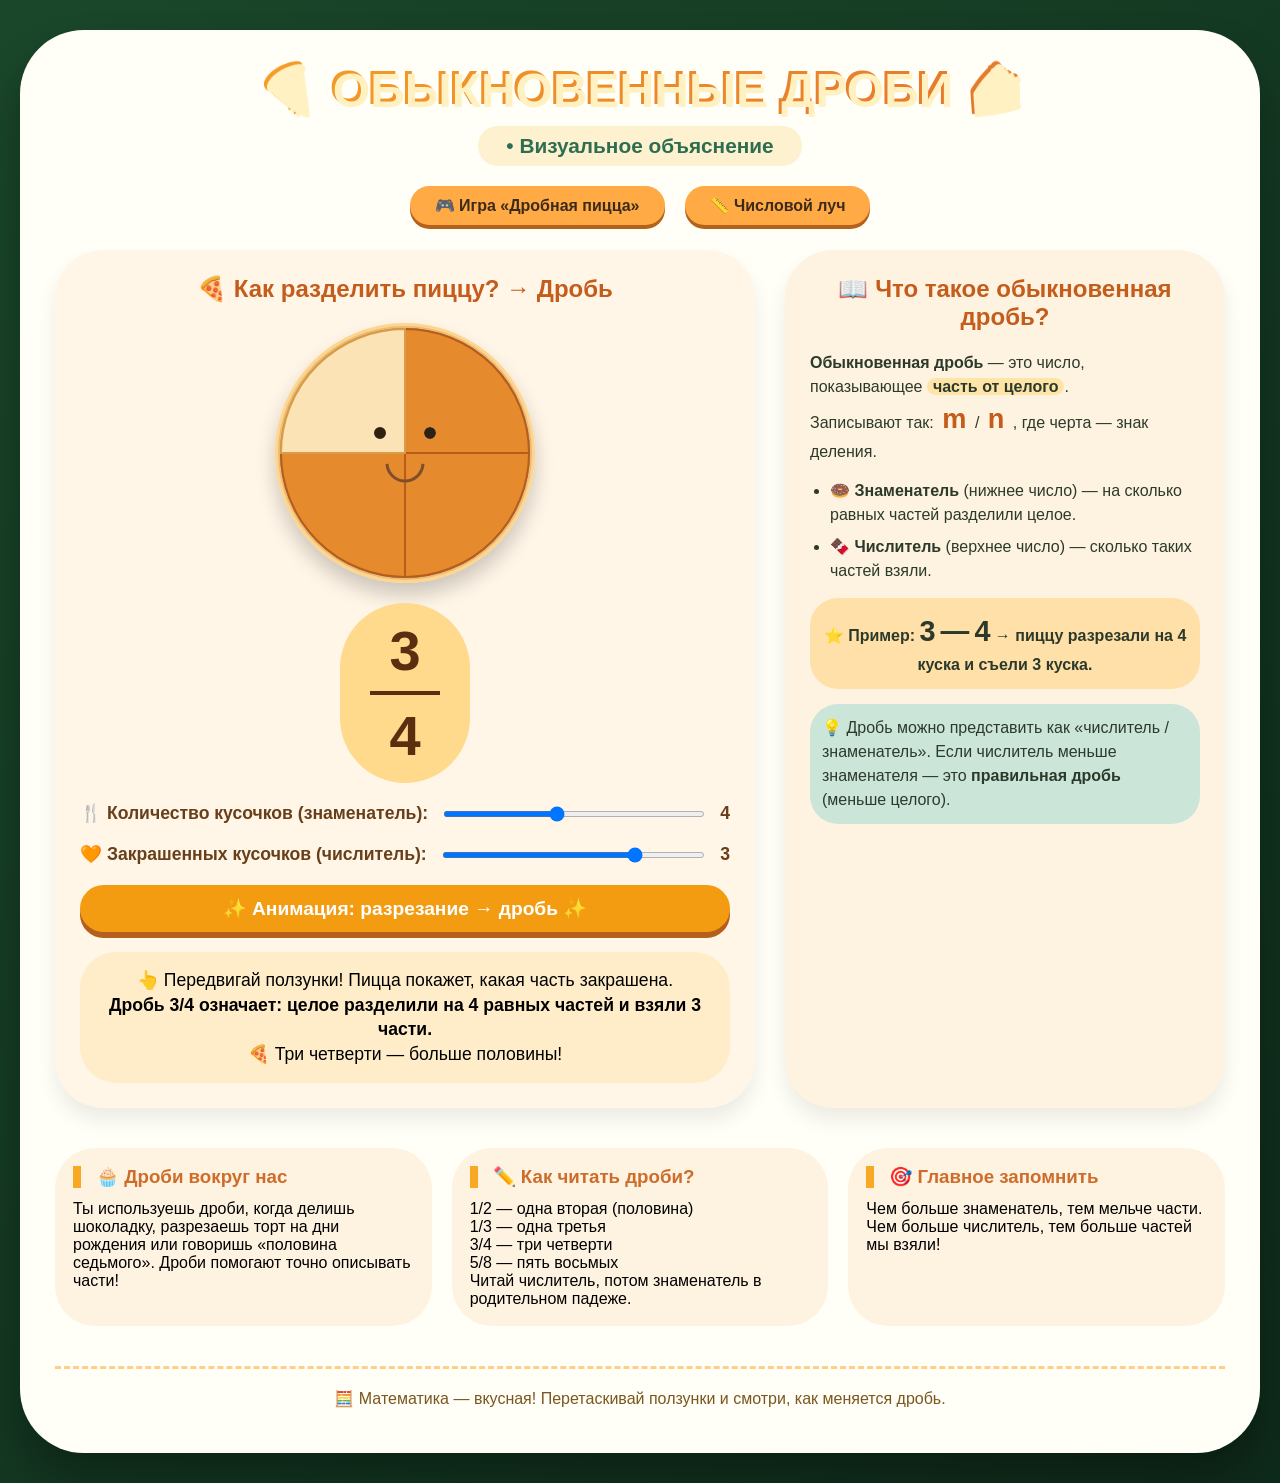
<file: fraction-explanation/index.html>
<!DOCTYPE html>
<html lang="ru">
<head>
    <meta charset="UTF-8">
    <meta name="viewport" content="width=device-width, initial-scale=1.0, user-scalable=yes">
    <title>Обыкновенные дроби — визуальное объяснение</title>
    <link rel="stylesheet" href="explain-style.css">
</head>
<body>
    <div class="explanation-container">
        <!-- шапка -->
        <div class="hero">
            <h1>🍕 ОБЫКНОВЕННЫЕ ДРОБИ 🍰</h1>
            <p>• Визуальное объяснение</p>
        </div>

        <!-- КНОПКИ ПЕРЕХОДА НА ДРУГИЕ САЙТЫ -->
        <div class="nav-links">
            <a href="../fraction-game/index.html" class="nav-btn">🎮 Игра «Дробная пицца»</a>
            <a href="../fraction-ray/index.html" class="nav-btn">📏 Числовой луч</a>
        </div>

        <!-- основное визуальное пояснение + анимация -->
        <div class="visual-lesson">
            <div class="pizza-animation-area">
                <div class="pizza-card">
                    <h2>🍕 Как разделить пиццу? → Дробь</h2>
                    <div class="pizza-stage">
                        <canvas id="pizzaCanvasExplain" width="260" height="260" style="width:260px; height:260px;"></canvas>
                        <div class="fraction-display" id="fractionDisplay">
                            <span class="fraction-big">
                                <span id="animNumerator">3</span>
                                <span class="fraction-line"></span>
                                <span id="animDenominator">4</span>
                            </span>
                        </div>
                    </div>
                    <div class="pizza-controls">
                        <label>🍴 Количество кусочков (знаменатель):
                            <input type="range" id="denSlider" min="1" max="8" value="4" step="1">
                            <span id="denValue">4</span>
                        </label>
                        <label>🧡 Закрашенных кусочков (числитель):
                            <input type="range" id="numSlider" min="0" max="8" value="3" step="1">
                            <span id="numValue">3</span>
                        </label>
                        <button id="animateBtn" class="animate-btn">✨ Анимация: разрезание → дробь ✨</button>
                    </div>
                    <div class="explain-text" id="liveExplain">
                        👆 Передвигай ползунки! Пицца покажет, какая часть закрашена.<br>
                        <strong>Дробь <span id="dynamicFraction">3/4</span> означает: целое разделили на 4 равные части и взяли 3 части.</strong>
                    </div>
                </div>

                <div class="theory-card">
                    <h2>📖 Что такое обыкновенная дробь?</h2>
                    <div class="theory-content">
                        <p><strong>Обыкновенная дробь</strong> — это число, показывающее <span class="highlight">часть от целого</span>.</p>
                        <p>Записывают так: <span class="fraction-example">m</span> / <span class="fraction-example">n</span> , где черта — знак деления.</p>
                        <ul class="theory-list">
                            <li>🍩 <strong>Знаменатель</strong> (нижнее число) — на сколько равных частей разделили целое.</li>
                            <li>🍫 <strong>Числитель</strong> (верхнее число) — сколько таких частей взяли.</li>
                        </ul>
                        <div class="example-box">
                            ⭐ Пример: <span class="big-fraction">3</span><span class="fraction-line-inline">—</span><span class="big-fraction">4</span>  → пиццу разрезали на 4 куска и съели 3 куска.
                        </div>
                        <div class="tip">
                            💡 Дробь можно представить как «числитель / знаменатель». Если числитель меньше знаменателя — это <strong>правильная дробь</strong> (меньше целого).
                        </div>
                    </div>
                </div>
            </div>
        </div>

        <!-- дополнительный текстовый материал -->
        <div class="extra-materials">
            <div class="material-block">
                <h3>🧁 Дроби вокруг нас</h3>
                <p>Ты используешь дроби, когда делишь шоколадку, разрезаешь торт на дни рождения или говоришь «половина седьмого». Дроби помогают точно описывать части!</p>
            </div>
            <div class="material-block">
                <h3>✏️ Как читать дроби?</h3>
                <p>1/2 — одна вторая (половина)<br>1/3 — одна третья<br>3/4 — три четверти<br>5/8 — пять восьмых<br>Читай числитель, потом знаменатель в родительном падеже.</p>
            </div>
            <div class="material-block">
                <h3>🎯 Главное запомнить</h3>
                <p>Чем больше знаменатель, тем мельче части. Чем больше числитель, тем больше частей мы взяли!</p>
            </div>
        </div>

        <footer class="explain-footer">
            🧮 Математика — вкусная! Перетаскивай ползунки и смотри, как меняется дробь.
        </footer>
    </div>

    <script src="explain-script.js"></script>
</body>
</html>
</file>
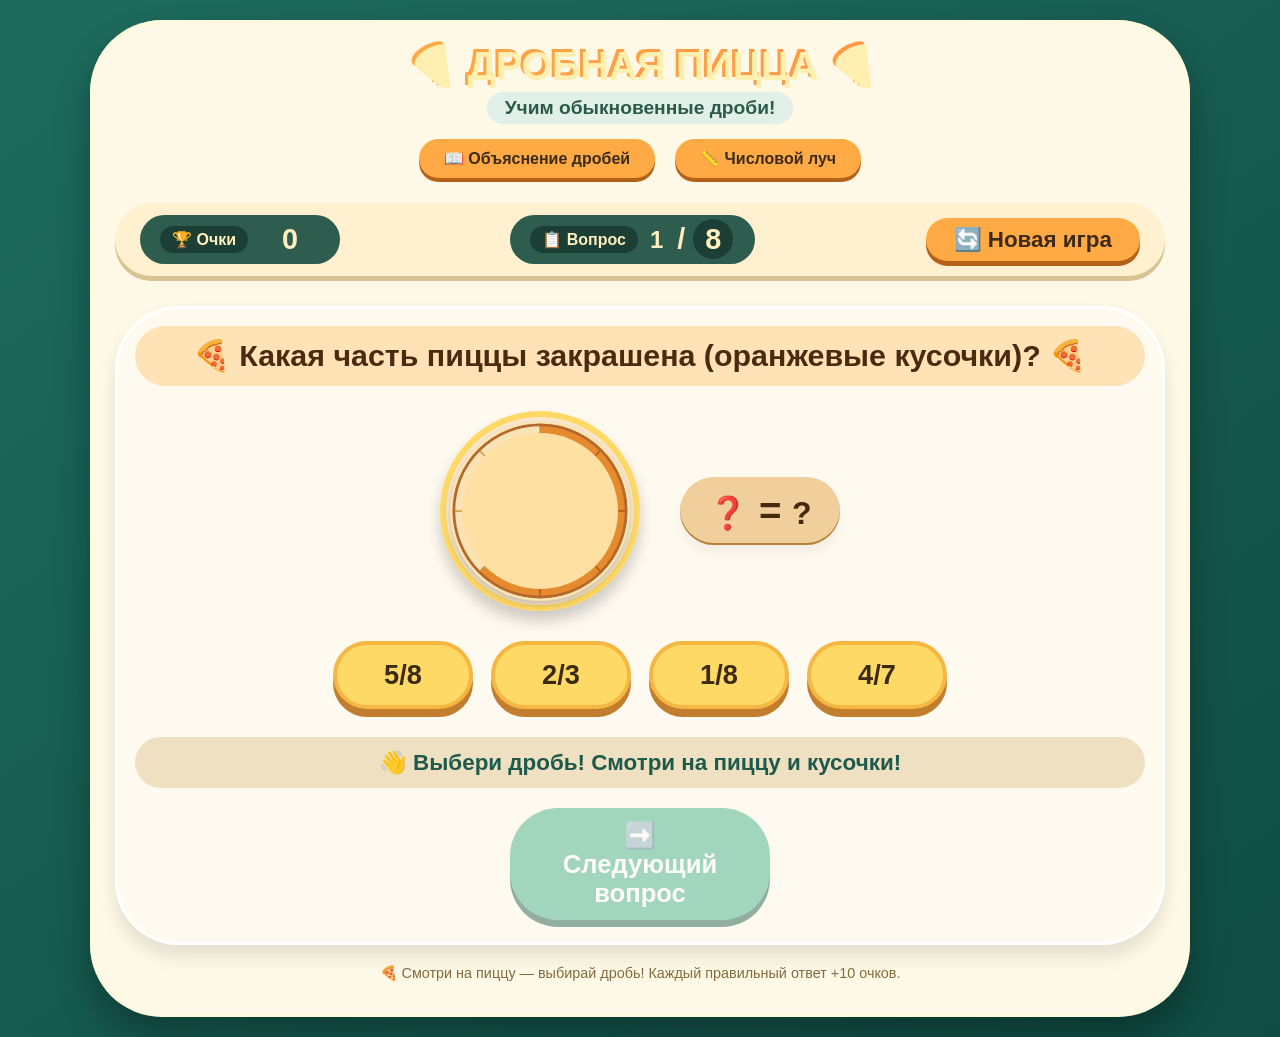
<file: fraction-game/index.html>
<!DOCTYPE html>
<html lang="ru">
<head>
    <meta charset="UTF-8">
    <meta name="viewport" content="width=device-width, initial-scale=1.0, user-scalable=no">
    <title>Игра: Обыкновенные дроби - Дробная пицца</title>
    <link rel="stylesheet" href="style.css">
</head>
<body>
<div class="game-container" id="gameApp">
    <div class="game-header">
        <h1>🍕 ДРОБНАЯ ПИЦЦА 🍕</h1>
        <div class="sub">Учим обыкновенные дроби!</div>
    </div>

    <!-- КНОПКИ ПЕРЕХОДА НА ДРУГИЕ САЙТЫ -->
    <div class="nav-links">
        <a href="../fraction-explanation/index.html" class="nav-btn">📖 Объяснение дробей</a>
        <a href="../fraction-ray/index.html" class="nav-btn">📏 Числовой луч</a>
    </div>

    <div class="stats-panel">
        <div class="score-box">
            <span>🏆 Очки</span>
            <span id="scoreDisplay">0</span>
        </div>
        <div class="question-counter">
            <span>📋 Вопрос</span>
            <span id="questionIdxDisplay">1</span><span> / <span id="totalQuestionsSpan">8</span></span>
        </div>
        <button class="reset-btn" id="resetGameBtn">🔄 Новая игра</button>
    </div>

    <div class="question-area">
        <div class="question-text" id="questionText">
            Какую часть пиццы закрашено?
        </div>
        <div class="fraction-pizza">
            <div class="canvas-pizza">
                <canvas id="pizzaCanvas" width="180" height="180"></canvas>
            </div>
            <div class="fraction-label">
                <span>❓</span> = <span id="fractionHint">?</span>
            </div>
        </div>
        <div class="options-grid" id="optionsContainer"></div>
        <div class="message-area" id="messageBox">
            👋 Нажми на правильную дробь!
        </div>
        <button class="next-btn" id="nextQuestionBtn" disabled>➡️ Следующий вопрос</button>
    </div>
    <footer>🍕 Смотри на пиццу — выбирай дробь! Каждый правильный ответ +10 очков.</footer>
</div>

<script src="script.js"></script>
</body>
</html>
</file>
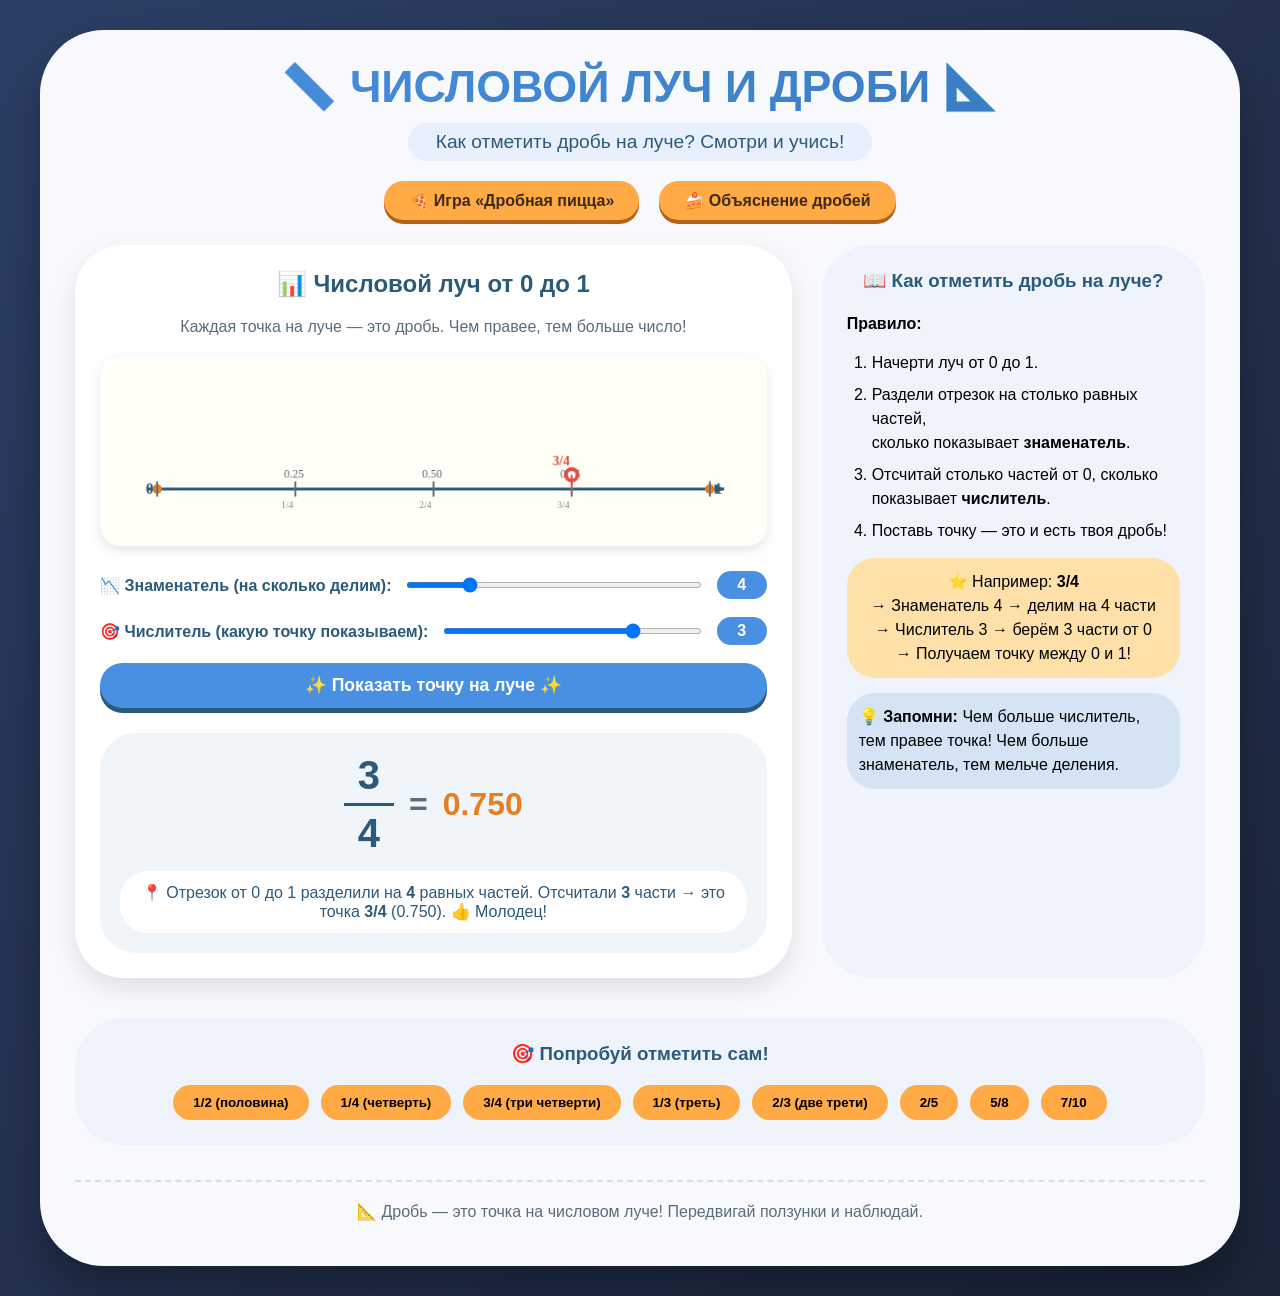
<file: fraction-ray/index.html>
<!DOCTYPE html>
<html lang="ru">
<head>
    <meta charset="UTF-8">
    <meta name="viewport" content="width=device-width, initial-scale=1.0">
    <title>Математика 5 класс: Дроби на числовом луче</title>
    <link rel="stylesheet" href="ray-style.css">
</head>
<body>
    <div class="ray-container">
        <!-- шапка -->
        <div class="ray-header">
            <h1>📏 ЧИСЛОВОЙ ЛУЧ И ДРОБИ 📐</h1>
            <p>Как отметить дробь на луче? Смотри и учись!</p>
        </div>

        <!-- КНОПКИ ПЕРЕХОДА НА ДРУГИЕ САЙТЫ -->
        <div class="nav-links">
            <a href="../fraction-game/index.html" class="nav-btn">🍕 Игра «Дробная пицца»</a>
            <a href="../fraction-explanation/index.html" class="nav-btn">🍰 Объяснение дробей</a>
        </div>

        <!-- главная визуализация -->
        <div class="ray-viz">
            <div class="ray-card">
                <h2>📊 Числовой луч от 0 до 1</h2>
                <p class="ray-desc">Каждая точка на луче — это дробь. Чем правее, тем больше число!</p>

                <!-- canvas для луча -->
                <canvas id="numberRayCanvas" width="700" height="200"></canvas>

                <!-- элементы управления -->
                <div class="ray-controls">
                    <div class="control-group">
                        <label>📉 Знаменатель (на сколько делим):</label>
                        <input type="range" id="denRaySlider" min="2" max="12" value="4" step="1">
                        <span id="denRayValue">4</span>
                    </div>

                    <div class="control-group">
                        <label>🎯 Числитель (какую точку показываем):</label>
                        <input type="range" id="numRaySlider" min="0" max="12" value="3" step="1">
                        <span id="numRayValue">3</span>
                    </div>

                    <button id="showPointBtn" class="ray-btn">✨ Показать точку на луче ✨</button>
                </div>

                <!-- отображение текущей дроби -->
                <div class="fraction-ray-box">
                    <div class="fraction-ray-display">
                        <span class="ray-fraction">
                            <span id="rayNumerator">3</span>
                            <span class="ray-line"></span>
                            <span id="rayDenominator">4</span>
                        </span>
                        <span class="ray-equals"> = </span>
                        <span id="rayDecimal">0.75</span>
                    </div>
                    <p id="rayExplanation" class="ray-explanation">
                        📍 Отрезок от 0 до 1 разделили на <strong>4</strong> равные части.
                        Отсчитали <strong>3</strong> части — это точка <strong>3/4</strong> (0.75).
                    </p>
                </div>
            </div>

            <!-- теория -->
            <div class="theory-ray-card">
                <h3>📖 Как отметить дробь на луче?</h3>
                <div class="theory-ray-content">
                    <p><strong>Правило:</strong></p>
                    <ol class="ray-steps">
                        <li>Начерти луч от 0 до 1.</li>
                        <li>Раздели отрезок на столько равных частей, <br>сколько показывает <strong>знаменатель</strong>.</li>
                        <li>Отсчитай столько частей от 0, сколько показывает <strong>числитель</strong>.</li>
                        <li>Поставь точку — это и есть твоя дробь!</li>
                    </ol>
                    <div class="example-ray">
                        ⭐ Например: <strong>3/4</strong><br>
                        → Знаменатель 4 → делим на 4 части<br>
                        → Числитель 3 → берём 3 части от 0<br>
                        → Получаем точку между 0 и 1!
                    </div>
                    <div class="tip-ray">
                        💡 <strong>Запомни:</strong> Чем больше числитель, тем правее точка!
                        Чем больше знаменатель, тем мельче деления.
                    </div>
                </div>
            </div>
        </div>

        <!-- дополнительные примеры -->
        <div class="extra-ray-examples">
            <h3>🎯 Попробуй отметить сам!</h3>
            <div class="example-buttons">
                <button data-num="1" data-den="2" class="example-ray-btn">1/2 (половина)</button>
                <button data-num="1" data-den="4" class="example-ray-btn">1/4 (четверть)</button>
                <button data-num="3" data-den="4" class="example-ray-btn">3/4 (три четверти)</button>
                <button data-num="1" data-den="3" class="example-ray-btn">1/3 (треть)</button>
                <button data-num="2" data-den="3" class="example-ray-btn">2/3 (две трети)</button>
                <button data-num="2" data-den="5" class="example-ray-btn">2/5</button>
                <button data-num="5" data-den="8" class="example-ray-btn">5/8</button>
                <button data-num="7" data-den="10" class="example-ray-btn">7/10</button>
            </div>
        </div>

        <footer class="ray-footer">
            📐 Дробь — это точка на числовом луче! Передвигай ползунки и наблюдай.
        </footer>
    </div>

    <script src="ray-script.js"></script>
</body>
</html>
</file>
<file: fraction-explanation/explain-style.css>
* {
    margin: 0;
    padding: 0;
    box-sizing: border-box;
}

body {
    background: linear-gradient(135deg, #1a472a 0%, #0e2a1a 100%);
    font-family: 'Segoe UI', 'Comic Neue', 'Comic Sans MS', 'Nunito', 'Chalkboard SE', sans-serif;
    padding: 30px 20px;
    min-height: 100vh;
}

.explanation-container {
    max-width: 1300px;
    margin: 0 auto;
    background: #fffef7;
    border-radius: 64px;
    box-shadow: 0 25px 40px rgba(0,0,0,0.3);
    overflow: hidden;
    padding: 30px 35px 45px;
}

/* КНОПКИ НАВИГАЦИИ МЕЖДУ САЙТАМИ */
.nav-links {
    display: flex;
    justify-content: center;
    gap: 20px;
    margin-bottom: 25px;
    flex-wrap: wrap;
}

.nav-btn {
    background: #ffaa44;
    color: #3d2b1a;
    text-decoration: none;
    padding: 10px 25px;
    border-radius: 50px;
    font-weight: bold;
    font-size: 1rem;
    transition: 0.1s linear;
    box-shadow: 0 4px 0 #b4621a;
    display: inline-block;
}

.nav-btn:active {
    transform: translateY(2px);
    box-shadow: 0 1px 0 #b4621a;
}

.hero {
    text-align: center;
    margin-bottom: 20px;
}

.hero h1 {
    font-size: 3rem;
    background: linear-gradient(145deg, #f9a826, #e06c2e);
    background-clip: text;
    -webkit-background-clip: text;
    color: transparent;
    text-shadow: 3px 3px 0 #fff1c1;
    margin-bottom: 10px;
}

.hero p {
    font-size: 1.3rem;
    color: #2c6e4f;
    background: #fef1cf;
    display: inline-block;
    padding: 8px 28px;
    border-radius: 40px;
    font-weight: bold;
}

.visual-lesson {
    margin-bottom: 40px;
}

.pizza-animation-area {
    display: flex;
    flex-wrap: wrap;
    gap: 30px;
    justify-content: center;
}

.pizza-card {
    flex: 2;
    min-width: 300px;
    background: #fff6e8;
    border-radius: 48px;
    padding: 25px;
    box-shadow: 0 12px 20px rgba(0,0,0,0.08);
}

.theory-card {
    flex: 1.2;
    min-width: 280px;
    background: #fef3e0;
    border-radius: 48px;
    padding: 25px;
    box-shadow: 0 12px 20px rgba(0,0,0,0.08);
}

.pizza-card h2, .theory-card h2 {
    text-align: center;
    color: #c45c1b;
    margin-bottom: 20px;
}

.pizza-stage {
    display: flex;
    flex-direction: column;
    align-items: center;
    gap: 20px;
    margin-bottom: 20px;
}

canvas {
    background: #ffefcf;
    border-radius: 50%;
    box-shadow: 0 12px 20px rgba(0,0,0,0.2), inset 0 0 0 5px #ffd58c;
}

.fraction-display {
    background: #ffd98c;
    border-radius: 80px;
    padding: 15px 30px;
}

.fraction-big {
    font-size: 3.5rem;
    font-weight: bold;
    display: inline-flex;
    flex-direction: column;
    align-items: center;
    color: #5a2e0e;
}

.fraction-line {
    display: block;
    width: 70px;
    height: 4px;
    background: #5a2e0e;
    margin: 8px 0;
}

.pizza-controls {
    display: flex;
    flex-direction: column;
    gap: 20px;
    margin: 20px 0;
}

.pizza-controls label {
    font-weight: bold;
    font-size: 1.1rem;
    color: #693f1a;
    display: flex;
    align-items: center;
    gap: 15px;
    flex-wrap: wrap;
}

input[type="range"] {
    flex: 1;
    min-width: 160px;
    height: 6px;
    border-radius: 10px;
    background: #ffcd94;
}

.animate-btn {
    background: #f39c12;
    border: none;
    font-size: 1.2rem;
    padding: 12px;
    border-radius: 60px;
    font-weight: bold;
    color: white;
    cursor: pointer;
    transition: 0.07s linear;
    box-shadow: 0 6px 0 #b45f1b;
}

.animate-btn:active {
    transform: translateY(3px);
    box-shadow: 0 2px 0 #b45f1b;
}

.explain-text {
    background: #ffedc9;
    padding: 16px;
    border-radius: 36px;
    margin-top: 15px;
    text-align: center;
    font-size: 1.1rem;
    line-height: 1.4;
}

.theory-content {
    font-size: 1rem;
    line-height: 1.5;
    color: #2c3a2b;
}

.highlight {
    background: #ffe4a8;
    padding: 0 6px;
    border-radius: 25px;
    font-weight: bold;
}

.fraction-example {
    font-size: 1.7rem;
    font-weight: bold;
    display: inline-block;
    margin: 0 4px;
    color: #c45c1b;
}

.theory-list {
    margin: 15px 0 15px 20px;
}

.theory-list li {
    margin: 8px 0;
}

.example-box {
    background: #ffe0a8;
    border-radius: 28px;
    padding: 12px;
    text-align: center;
    font-weight: bold;
    margin: 15px 0;
}

.big-fraction {
    font-size: 1.8rem;
    font-weight: bold;
}

.fraction-line-inline {
    font-size: 1.8rem;
    font-weight: bold;
    margin: 0 5px;
}

.tip {
    background: #cbe6d9;
    border-radius: 28px;
    padding: 12px;
    margin-top: 15px;
}

.extra-materials {
    display: flex;
    flex-wrap: wrap;
    gap: 20px;
    margin: 30px 0 20px;
}

.material-block {
    flex: 1;
    background: #fef3e0;
    border-radius: 40px;
    padding: 18px;
    min-width: 200px;
}

.material-block h3 {
    color: #cd6c2b;
    border-left: 8px solid #f9a826;
    padding-left: 15px;
    margin-bottom: 12px;
}

.explain-footer {
    text-align: center;
    margin-top: 40px;
    padding-top: 20px;
    border-top: 3px dashed #ffcf8a;
    color: #7a571f;
}

@media (max-width: 800px) {
    .explanation-container {
        padding: 20px;
    }
    .hero h1 {
        font-size: 2rem;
    }
    .fraction-big {
        font-size: 2.5rem;
    }
    .nav-btn {
        padding: 6px 16px;
        font-size: 0.9rem;
    }
}
</file>
<file: fraction-game/style.css>
* {
    box-sizing: border-box;
    user-select: none;
}

body {
    margin: 0;
    min-height: 100vh;
    background: linear-gradient(145deg, #1e6b5e 0%, #0f4c43 100%);
    font-family: 'Segoe UI', 'Comic Neue', 'Comic Sans MS', 'Chalkboard SE', 'Nunito', sans-serif;
    display: flex;
    justify-content: center;
    align-items: center;
    padding: 20px;
}

.game-container {
    max-width: 1100px;
    width: 100%;
    background: #fef9e6;
    border-radius: 72px;
    box-shadow: 0 20px 35px rgba(0, 0, 0, 0.3), inset 0 1px 4px rgba(255,255,200,0.8);
    overflow: hidden;
    padding: 20px 25px 35px;
}

/* КНОПКИ НАВИГАЦИИ МЕЖДУ САЙТАМИ */
.nav-links {
    display: flex;
    justify-content: center;
    gap: 20px;
    margin-bottom: 25px;
    flex-wrap: wrap;
}

.nav-btn {
    background: #ffaa44;
    color: #3d2b1a;
    text-decoration: none;
    padding: 10px 25px;
    border-radius: 50px;
    font-weight: bold;
    font-size: 1rem;
    transition: 0.1s linear;
    box-shadow: 0 4px 0 #b4621a;
    display: inline-block;
}

.nav-btn:active {
    transform: translateY(2px);
    box-shadow: 0 1px 0 #b4621a;
}

.game-header {
    text-align: center;
    margin-bottom: 15px;
}

h1 {
    font-size: 2.5rem;
    background: linear-gradient(135deg, #ffb347, #ff8c42);
    background-clip: text;
    -webkit-background-clip: text;
    color: transparent;
    text-shadow: 3px 3px 0 #ffefb0;
    margin: 0 0 5px 0;
    letter-spacing: -0.5px;
}

.sub {
    font-size: 1.2rem;
    color: #2c5a4a;
    background: #e0f0e9;
    display: inline-block;
    padding: 5px 18px;
    border-radius: 40px;
    font-weight: bold;
}

.stats-panel {
    display: flex;
    justify-content: space-between;
    align-items: center;
    background: #fff1cf;
    padding: 12px 25px;
    border-radius: 60px;
    margin-bottom: 30px;
    flex-wrap: wrap;
    gap: 15px;
    box-shadow: 0 5px 0 #d9c294;
}

.score-box, .question-counter {
    background: #2e5d4f;
    padding: 8px 20px;
    border-radius: 40px;
    color: #ffefbe;
    font-weight: bold;
    font-size: 1.5rem;
    display: flex;
    align-items: center;
    gap: 12px;
}

.score-box span:first-child, .question-counter span:first-child {
    font-size: 1rem;
    background: #1b3e35;
    padding: 4px 12px;
    border-radius: 30px;
}

.score-box span:last-child, .question-counter span:last-child {
    font-size: 1.8rem;
    min-width: 60px;
    text-align: center;
}

.reset-btn {
    background: #ffaa44;
    border: none;
    font-size: 1.4rem;
    font-weight: bold;
    padding: 8px 28px;
    border-radius: 50px;
    cursor: pointer;
    font-family: inherit;
    color: #3d2b1a;
    transition: 0.1s linear;
    box-shadow: 0 5px 0 #b4621a;
}

.reset-btn:active {
    transform: translateY(2px);
    box-shadow: 0 2px 0 #b4621a;
}

.question-area {
    background: #fffaf0;
    border-radius: 64px;
    padding: 20px 20px 25px;
    margin-bottom: 20px;
    box-shadow: inset 0 0 0 3px white, 0 12px 18px rgba(0,0,0,0.1);
}

.question-text {
    font-size: 1.9rem;
    text-align: center;
    background: #ffe2b5;
    padding: 12px;
    border-radius: 48px;
    margin-bottom: 25px;
    font-weight: bold;
    color: #4a2a10;
}

.fraction-pizza {
    display: flex;
    flex-wrap: wrap;
    justify-content: center;
    align-items: center;
    gap: 40px;
    margin-bottom: 30px;
}

.canvas-pizza {
    background: #fce9cf;
    border-radius: 50%;
    box-shadow: 0 10px 15px rgba(0,0,0,0.2), inset 0 0 0 6px #ffd966;
    width: 200px;
    height: 200px;
    display: flex;
    justify-content: center;
    align-items: center;
}

canvas {
    width: 180px;
    height: 180px;
    display: block;
    border-radius: 50%;
    background: #fae6b3;
    box-shadow: 0 4px 8px rgba(0,0,0,0.2);
}

.fraction-label {
    font-size: 2.4rem;
    font-weight: bold;
    background: #f0cf9c;
    padding: 12px 28px;
    border-radius: 70px;
    color: #442b10;
    box-shadow: inset 0 -2px 0 #b97f3a, 0 8px 12px rgba(0,0,0,0.05);
}

.fraction-label span {
    font-size: 2rem;
}

.options-grid {
    display: flex;
    flex-wrap: wrap;
    justify-content: center;
    gap: 18px;
    margin-top: 15px;
}

.option-btn {
    background: #ffd966;
    border: 4px solid #f5b642;
    font-size: 1.7rem;
    font-weight: bold;
    font-family: inherit;
    padding: 14px 28px;
    min-width: 140px;
    border-radius: 60px;
    cursor: pointer;
    transition: 0.07s linear;
    color: #3d2a13;
    box-shadow: 0 8px 0 #c27e2e;
    text-align: center;
}

.option-btn:active {
    transform: translateY(4px);
    box-shadow: 0 3px 0 #c27e2e;
}

.option-btn.correct-feedback {
    background: #6fcf97;
    border-color: #2e7d32;
    box-shadow: 0 4px 0 #1b5e20;
    transform: translateY(4px);
}

.option-btn.wrong-feedback {
    background: #e67e5e;
    border-color: #b13e2d;
    box-shadow: 0 4px 0 #8b2c1a;
    transform: translateY(4px);
}

.message-area {
    margin-top: 28px;
    text-align: center;
    font-size: 1.4rem;
    font-weight: bold;
    background: #efe0c1;
    padding: 12px;
    border-radius: 48px;
    color: #1d5a4c;
}

.next-btn {
    background: #46b38c;
    border: none;
    font-size: 1.6rem;
    font-weight: bold;
    color: white;
    padding: 12px 35px;
    border-radius: 48px;
    margin-top: 20px;
    cursor: pointer;
    font-family: inherit;
    box-shadow: 0 7px 0 #256454;
    transition: 0.07s linear;
    width: 100%;
    max-width: 260px;
    margin-left: auto;
    margin-right: auto;
    display: block;
}

.next-btn:active {
    transform: translateY(4px);
    box-shadow: 0 2px 0 #256454;
}

.next-btn:disabled {
    opacity: 0.5;
    transform: none;
    cursor: not-allowed;
}

footer {
    text-align: center;
    margin-top: 20px;
    font-size: 0.9rem;
    color: #846b3e;
}

@media (max-width: 600px) {
    .game-container {
        padding: 12px 16px 25px;
    }
    .option-btn {
        font-size: 1.3rem;
        padding: 10px 18px;
        min-width: 110px;
    }
    .fraction-label {
        font-size: 1.8rem;
    }
    .question-text {
        font-size: 1.4rem;
    }
    .score-box, .question-counter {
        font-size: 1.2rem;
        padding: 4px 14px;
    }
    .nav-btn {
        padding: 6px 16px;
        font-size: 0.9rem;
    }
}
</file>
<file: fraction-ray/ray-style.css>
* {
    margin: 0;
    padding: 0;
    box-sizing: border-box;
}

body {
    background: linear-gradient(135deg, #2c3e66 0%, #1a2538 100%);
    font-family: 'Segoe UI', 'Comic Neue', 'Comic Sans MS', 'Nunito', sans-serif;
    padding: 30px 20px;
    min-height: 100vh;
}

.ray-container {
    max-width: 1200px;
    margin: 0 auto;
    background: #f8f9fc;
    border-radius: 64px;
    box-shadow: 0 25px 40px rgba(0,0,0,0.3);
    overflow: hidden;
    padding: 30px 35px 45px;
}

/* КНОПКИ НАВИГАЦИИ МЕЖДУ САЙТАМИ */
.nav-links {
    display: flex;
    justify-content: center;
    gap: 20px;
    margin-bottom: 25px;
    flex-wrap: wrap;
}

.nav-btn {
    background: #ffaa44;
    color: #3d2b1a;
    text-decoration: none;
    padding: 10px 25px;
    border-radius: 50px;
    font-weight: bold;
    font-size: 1rem;
    transition: 0.1s linear;
    box-shadow: 0 4px 0 #b4621a;
    display: inline-block;
}

.nav-btn:active {
    transform: translateY(2px);
    box-shadow: 0 1px 0 #b4621a;
}

/* шапка */
.ray-header {
    text-align: center;
    margin-bottom: 20px;
}

.ray-header h1 {
    font-size: 2.8rem;
    background: linear-gradient(135deg, #4a90e2, #357abd);
    background-clip: text;
    -webkit-background-clip: text;
    color: transparent;
    margin-bottom: 10px;
}

.ray-header p {
    font-size: 1.2rem;
    color: #2c5a7a;
    background: #e8f0fe;
    display: inline-block;
    padding: 8px 28px;
    border-radius: 40px;
}

/* основная сетка */
.ray-viz {
    display: flex;
    flex-wrap: wrap;
    gap: 30px;
    margin-bottom: 40px;
}

.ray-card {
    flex: 2;
    min-width: 400px;
    background: white;
    border-radius: 48px;
    padding: 25px;
    box-shadow: 0 10px 25px rgba(0,0,0,0.1);
}

.theory-ray-card {
    flex: 1;
    min-width: 260px;
    background: #eef3fc;
    border-radius: 48px;
    padding: 25px;
}

.ray-card h2, .theory-ray-card h3 {
    color: #2c5a7a;
    margin-bottom: 20px;
    text-align: center;
}

.ray-desc {
    text-align: center;
    color: #5a6e7a;
    margin-bottom: 20px;
}

/* canvas для луча */
canvas {
    display: block;
    margin: 0 auto;
    background: #fffef7;
    border-radius: 20px;
    box-shadow: 0 4px 12px rgba(0,0,0,0.1);
    width: 100%;
    height: auto;
}

/* элементы управления */
.ray-controls {
    margin-top: 25px;
    display: flex;
    flex-direction: column;
    gap: 18px;
}

.control-group {
    display: flex;
    align-items: center;
    gap: 15px;
    flex-wrap: wrap;
}

.control-group label {
    font-weight: bold;
    color: #2c5a7a;
    min-width: 180px;
}

input[type="range"] {
    flex: 1;
    min-width: 200px;
    height: 6px;
    border-radius: 10px;
    background: #cce0f0;
}

.control-group span {
    background: #4a90e2;
    color: white;
    padding: 5px 15px;
    border-radius: 30px;
    font-weight: bold;
    min-width: 50px;
    text-align: center;
}

.ray-btn {
    background: #4a90e2;
    border: none;
    padding: 12px;
    border-radius: 60px;
    font-size: 1.1rem;
    font-weight: bold;
    color: white;
    cursor: pointer;
    transition: 0.07s linear;
    box-shadow: 0 5px 0 #2c5a7a;
}

.ray-btn:active {
    transform: translateY(2px);
    box-shadow: 0 2px 0 #2c5a7a;
}

/* отображение дроби */
.fraction-ray-box {
    margin-top: 25px;
    background: #f0f5fa;
    border-radius: 36px;
    padding: 20px;
    text-align: center;
}

.fraction-ray-display {
    display: flex;
    justify-content: center;
    align-items: center;
    gap: 15px;
    flex-wrap: wrap;
}

.ray-fraction {
    font-size: 2.5rem;
    font-weight: bold;
    display: inline-flex;
    flex-direction: column;
    align-items: center;
    color: #2c5a7a;
}

.ray-line {
    display: block;
    width: 50px;
    height: 3px;
    background: #2c5a7a;
    margin: 5px 0;
}

.ray-equals {
    font-size: 2rem;
    font-weight: bold;
    color: #5a6e7a;
}

#rayDecimal {
    font-size: 2rem;
    font-weight: bold;
    color: #e67e22;
}

.ray-explanation {
    margin-top: 15px;
    font-size: 1rem;
    color: #2c5a7a;
    background: white;
    padding: 12px;
    border-radius: 28px;
}

/* теория */
.theory-ray-content {
    font-size: 1rem;
    line-height: 1.5;
}

.ray-steps {
    margin: 15px 0 15px 25px;
}

.ray-steps li {
    margin: 8px 0;
}

.example-ray {
    background: #ffe0a8;
    border-radius: 28px;
    padding: 12px;
    margin: 15px 0;
    text-align: center;
}

.tip-ray {
    background: #d4e4f5;
    border-radius: 28px;
    padding: 12px;
    margin-top: 15px;
}

/* дополнительные примеры */
.extra-ray-examples {
    background: #eef3fc;
    border-radius: 48px;
    padding: 25px;
    margin-top: 20px;
}

.extra-ray-examples h3 {
    text-align: center;
    color: #2c5a7a;
    margin-bottom: 20px;
}

.example-buttons {
    display: flex;
    flex-wrap: wrap;
    justify-content: center;
    gap: 12px;
}

.example-ray-btn {
    background: #ffaa44;
    border: none;
    padding: 10px 20px;
    border-radius: 40px;
    font-weight: bold;
    cursor: pointer;
    transition: 0.07s linear;
    font-family: inherit;
}

.example-ray-btn:active {
    transform: scale(0.96);
}

.ray-footer {
    text-align: center;
    margin-top: 35px;
    padding-top: 20px;
    border-top: 2px dashed #cce0f0;
    color: #5a6e7a;
}

@media (max-width: 800px) {
    .ray-container {
        padding: 20px;
    }
    .ray-card {
        min-width: auto;
    }
    .ray-fraction {
        font-size: 1.8rem;
    }
    .ray-header h1 {
        font-size: 1.8rem;
    }
    .nav-btn {
        padding: 6px 16px;
        font-size: 0.9rem;
    }
}
</file>
